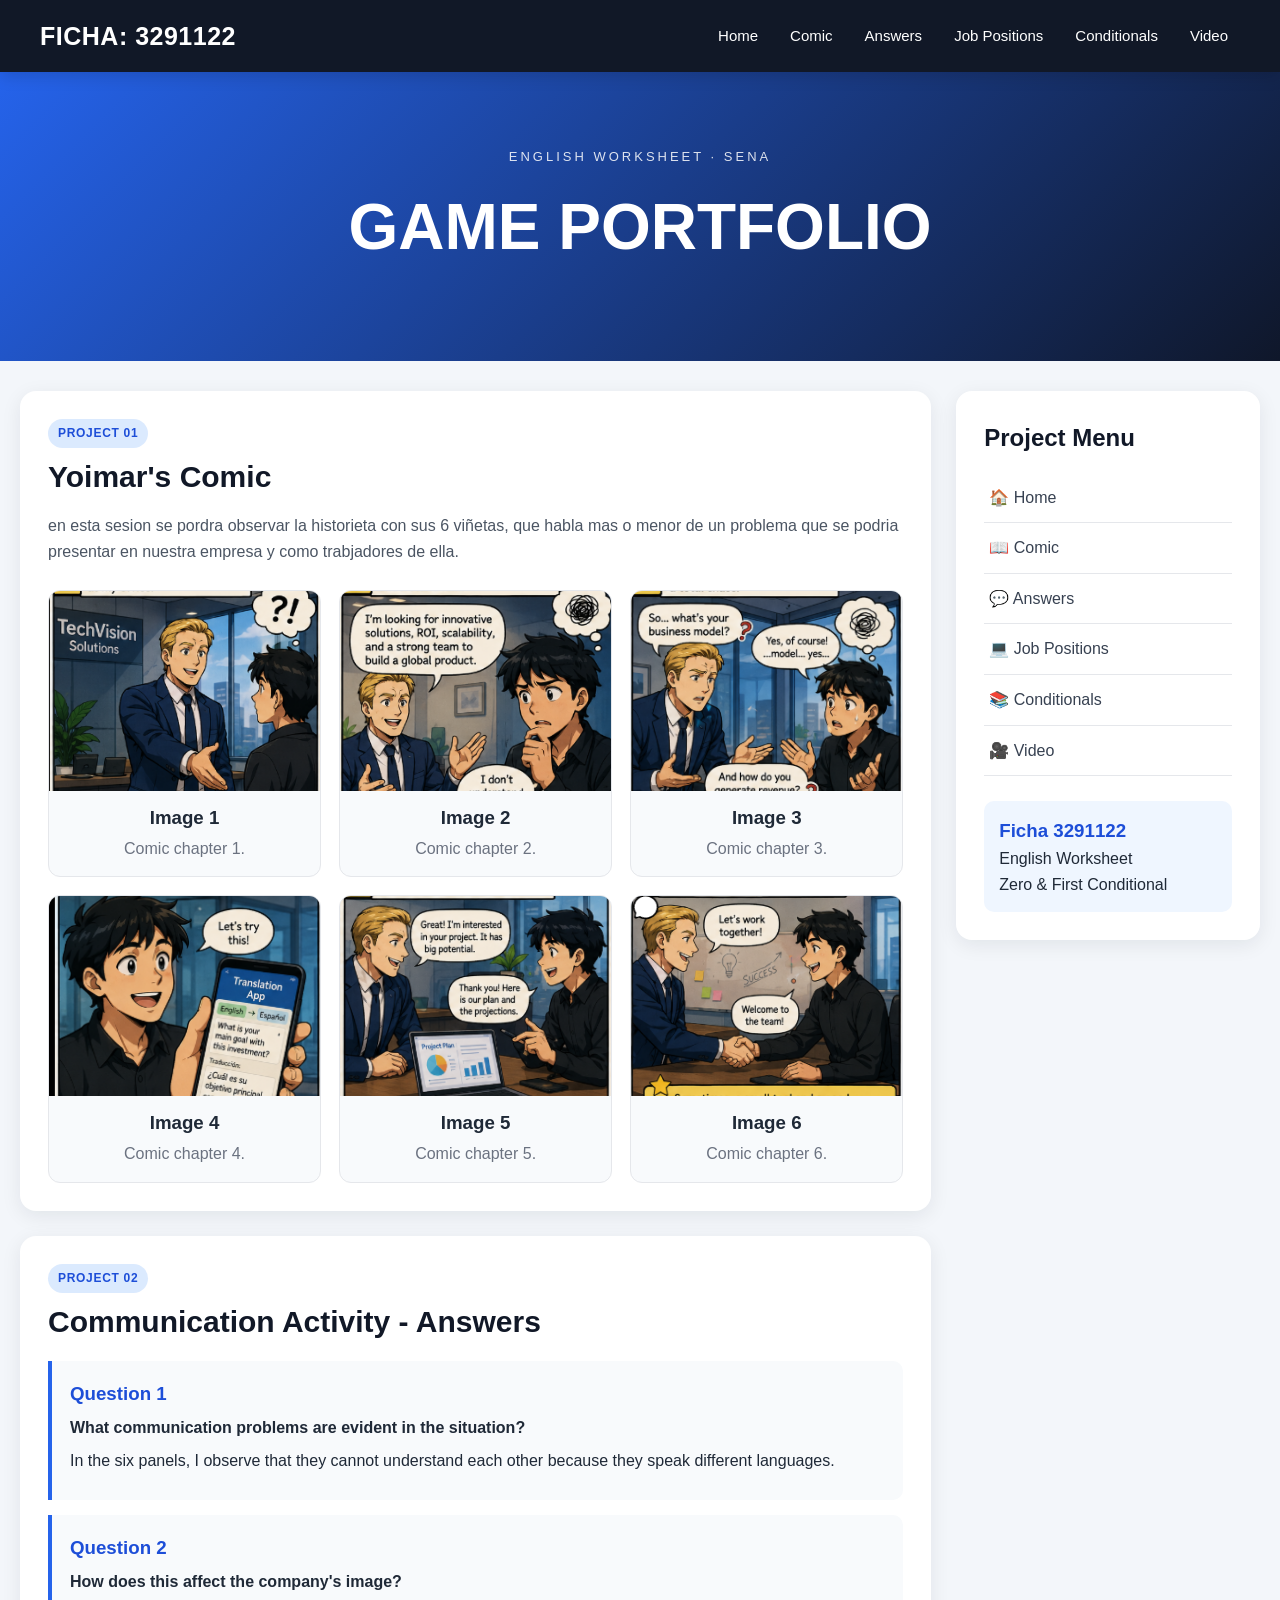
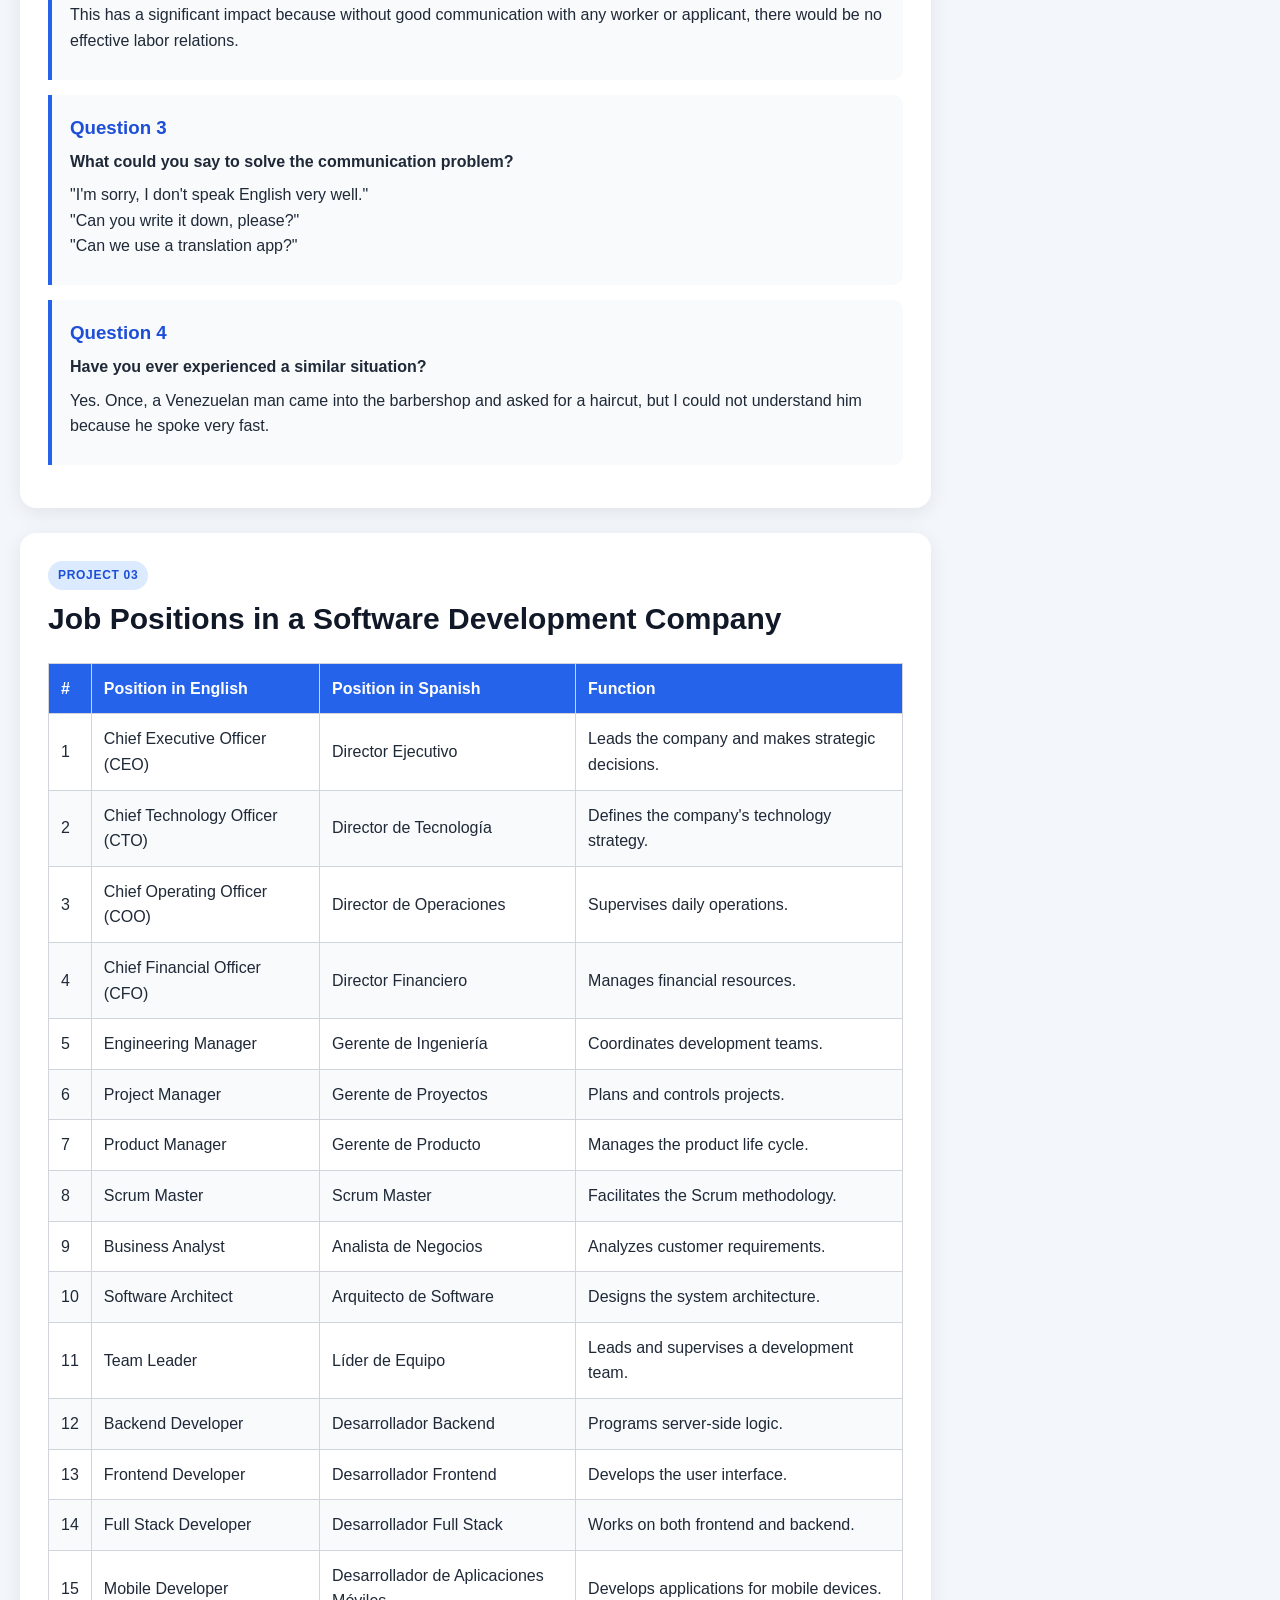
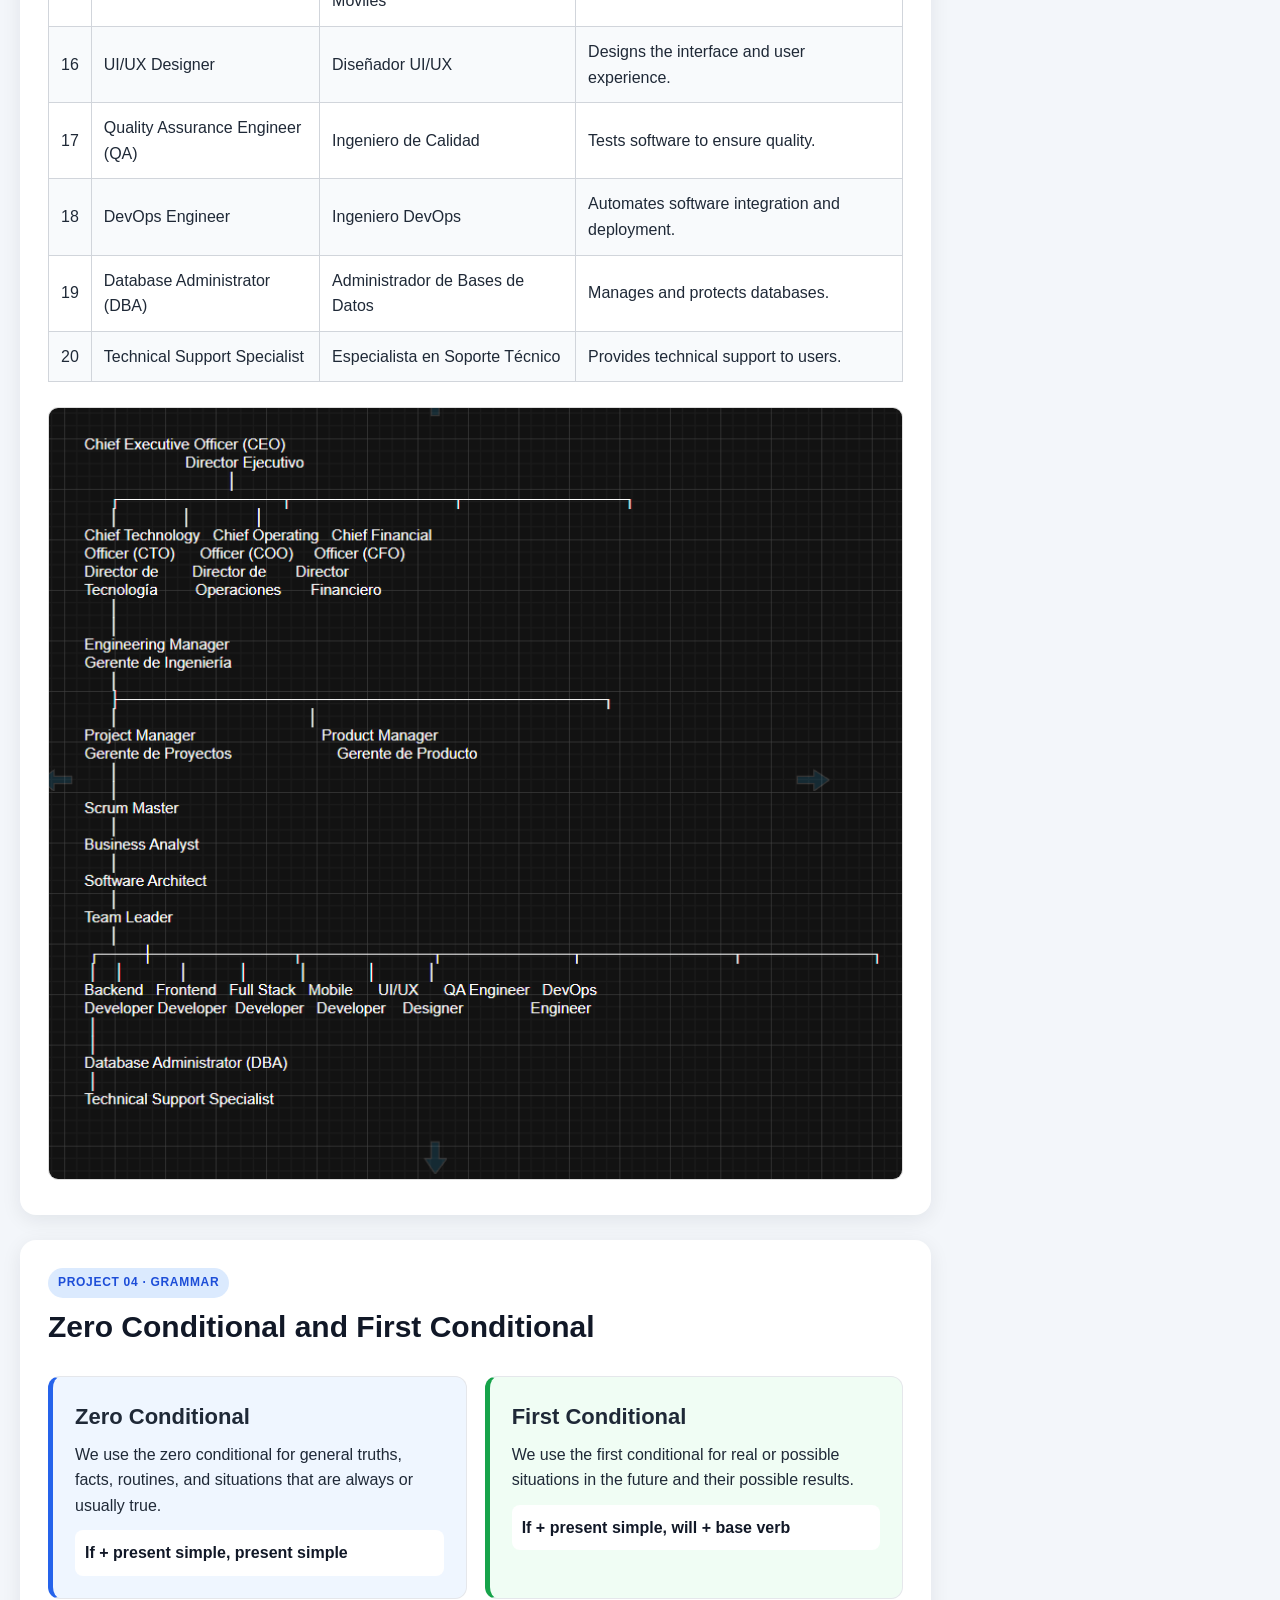
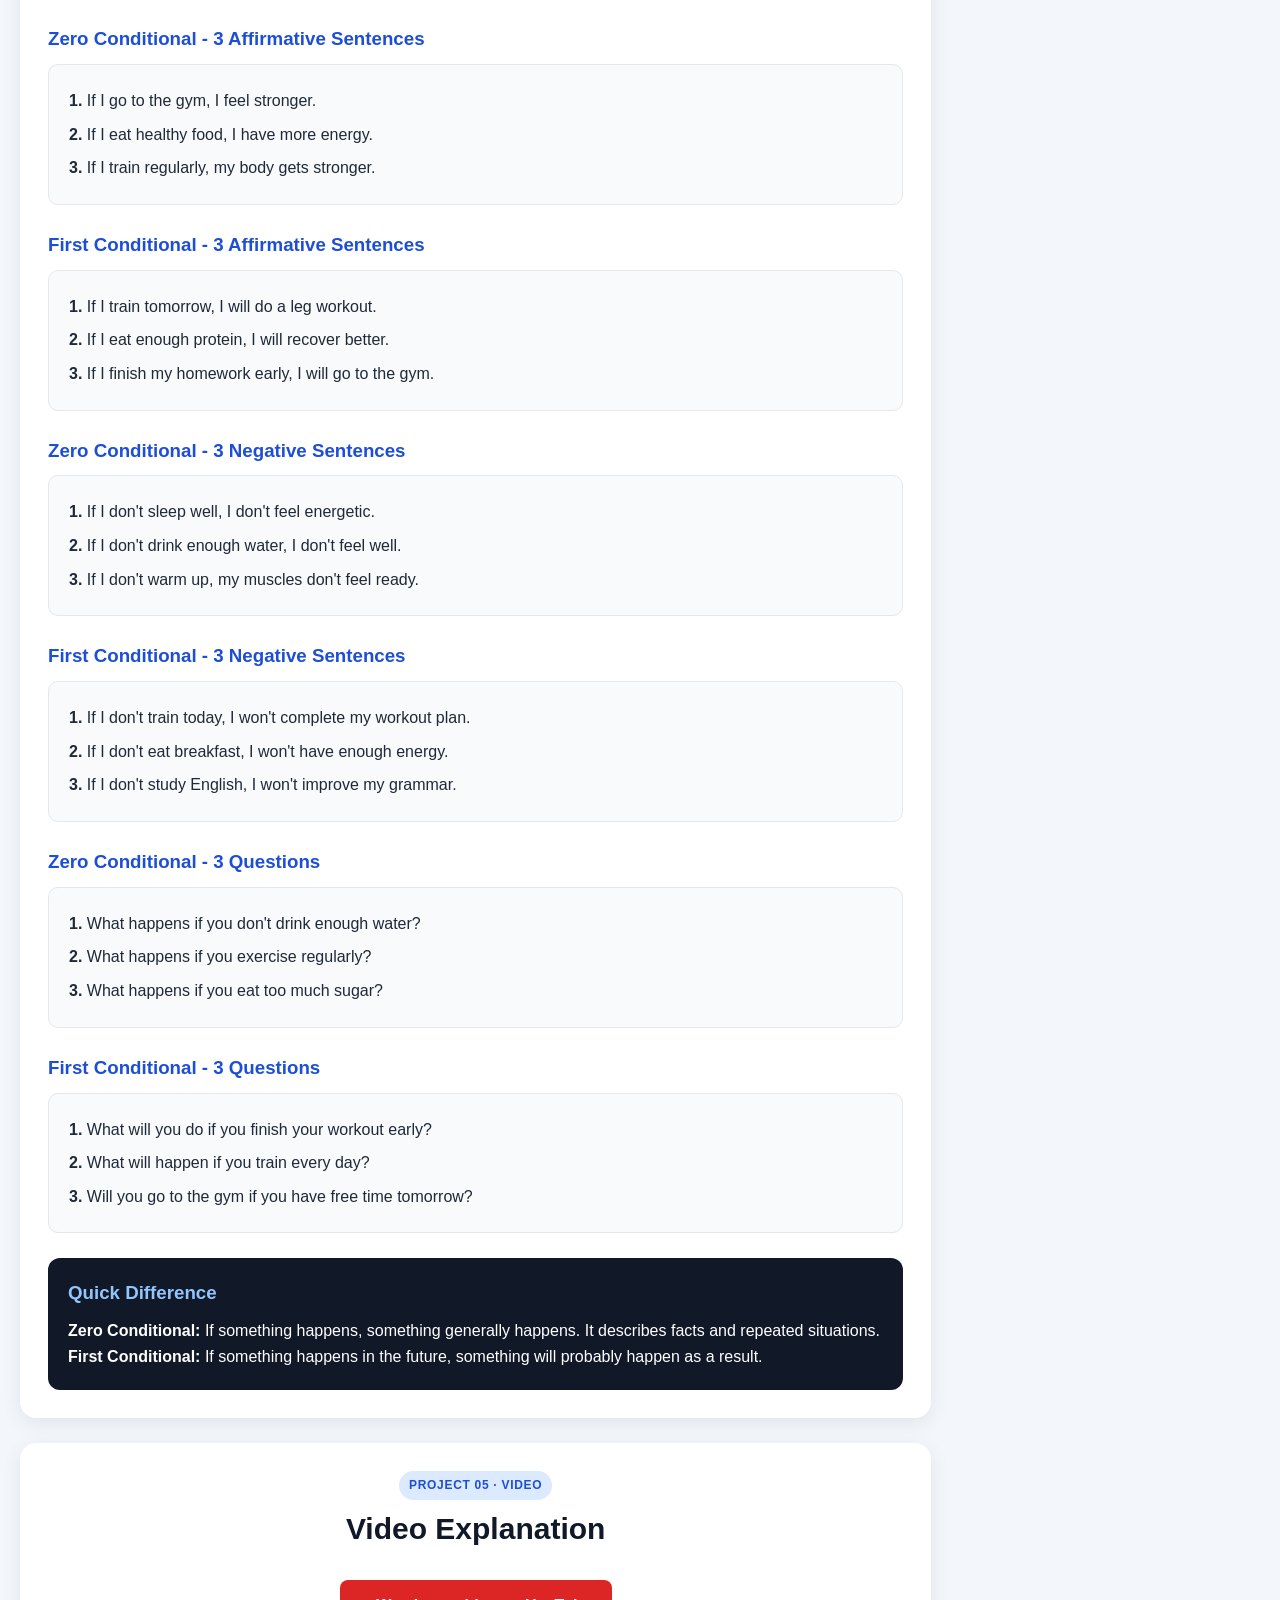
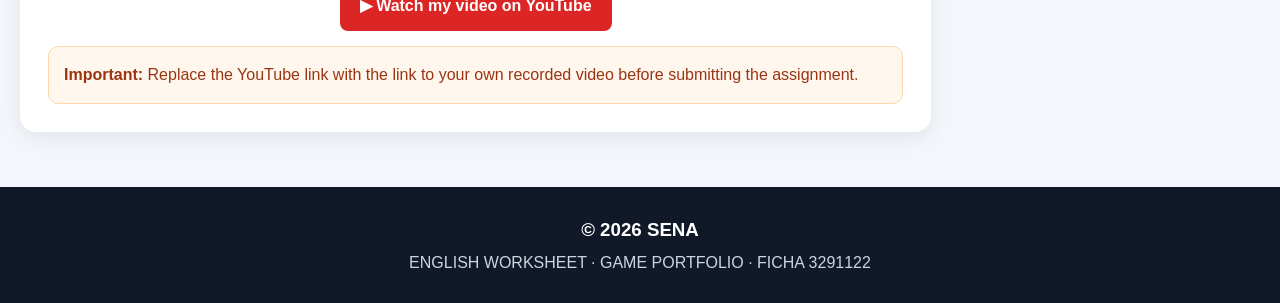
<file: index.html>
<!DOCTYPE html>
<html lang="en">

<head>
    <meta charset="UTF-8">
    <meta name="viewport" content="width=device-width, initial-scale=1.0">

    <title>GAME PORTFOLIO - Ficha 3291122</title>

    <link rel="stylesheet" href="estilos.css">
</head>

<body>

    <!-- ================= NAVBAR ================= -->

    <nav>

        <div class="logo">
            FICHA: 3291122
        </div>

        <ul>
            <li><a href="#inicio">Home</a></li>
            <li><a href="#historieta">Comic</a></li>
            <li><a href="#respuestas">Answers</a></li>
            <li><a href="#cargos">Job Positions</a></li>
            <li><a href="#conditionals">Conditionals</a></li>
            <li><a href="#video">Video</a></li>
        </ul>

    </nav>


    <!-- ================= HEADER ================= -->

    <header id="inicio" class="hero">

        <p class="eyebrow">
            ENGLISH WORKSHEET · SENA
        </p>

        <h1>
            GAME PORTFOLIO
        </h1>



    </header>


    <!-- ================= CONTENEDOR PRINCIPAL ================= -->

    <div class="contenedor">

        <main>


            <!-- ================= HISTORIETA ================= -->

            <section id="historieta" class="section-card">

                <span class="tag">
                    PROJECT 01
                </span>

                <h2>
                    Yoimar's Comic
                </h2>

                <p>
                    en esta sesion se pordra observar la historieta con sus  6 viñetas,
                    que habla mas o menor de un problema que se podria presentar
                    en nuestra empresa y como trabjadores de ella.
                </p>


                <div class="galeria">

                    <div class="tarjeta">

                        <img src="cap1.PNG" alt="Comic chapter 1">

                        <h3>
                            Image 1
                        </h3>

                        <p>
                            Comic chapter 1.
                        </p>

                    </div>


                    <div class="tarjeta">

                        <img src="Cap2.PNG" alt="Comic chapter 2">

                        <h3>
                            Image 2
                        </h3>

                        <p>
                            Comic chapter 2.
                        </p>

                    </div>


                    <div class="tarjeta">

                        <img src="cap.3.png" alt="Comic chapter 3">

                        <h3>
                            Image 3
                        </h3>

                        <p>
                            Comic chapter 3.
                        </p>

                    </div>


                    <div class="tarjeta">

                        <img src="Cap.4.png" alt="Comic chapter 4">

                        <h3>
                            Image 4
                        </h3>

                        <p>
                            Comic chapter 4.
                        </p>

                    </div>


                    <div class="tarjeta">

                        <img src="Cap.5 .png" alt="Comic chapter 5">

                        <h3>
                            Image 5
                        </h3>

                        <p>
                            Comic chapter 5.
                        </p>

                    </div>


                    <div class="tarjeta">

                        <img src="Cap.6.png" alt="Comic chapter 6">

                        <h3>
                            Image 6
                        </h3>

                        <p>
                            Comic chapter 6.
                        </p>

                    </div>

                </div>

            </section>



            <!-- ================= RESPUESTAS ================= -->

            <section id="respuestas" class="section-card">

                <span class="tag">
                    PROJECT 02
                </span>

                <h2>
                    Communication Activity - Answers
                </h2>


                <article class="answer">

                    <h3>
                        Question 1
                    </h3>

                    <p>
                        <strong>
                            What communication problems are evident in the situation?
                        </strong>
                    </p>

                    <p>
                        In the six panels, I observe that they cannot understand
                        each other because they speak different languages.
                    </p>

                </article>



                <article class="answer">

                    <h3>
                        Question 2
                    </h3>

                    <p>
                        <strong>
                            How does this affect the company's image?
                        </strong>
                    </p>

                    <p>
                        This has a significant impact because without good
                        communication with any worker or applicant, there would
                        be no effective labor relations.
                    </p>

                </article>



                <article class="answer">

                    <h3>
                        Question 3
                    </h3>

                    <p>
                        <strong>
                            What could you say to solve the communication problem?
                        </strong>
                    </p>

                    <p>
                        "I'm sorry, I don't speak English very well."
                        <br>

                        "Can you write it down, please?"
                        <br>

                        "Can we use a translation app?"
                    </p>

                </article>



                <article class="answer">

                    <h3>
                        Question 4
                    </h3>

                    <p>
                        <strong>
                            Have you ever experienced a similar situation?
                        </strong>
                    </p>

                    <p>
                        Yes. Once, a Venezuelan man came into the barbershop
                        and asked for a haircut, but I could not understand him
                        because he spoke very fast.
                    </p>

                </article>

            </section>



            <!-- ================= CARGOS ================= -->

            <section id="cargos" class="section-card">

                <span class="tag">
                    PROJECT 03
                </span>

                <h2>
                    Job Positions in a Software Development Company
                </h2>


                <div class="table-wrapper">

                    <table>

                        <thead>

                            <tr>

                                <th>#</th>

                                <th>
                                    Position in English
                                </th>

                                <th>
                                    Position in Spanish
                                </th>

                                <th>
                                    Function
                                </th>

                            </tr>

                        </thead>


                        <tbody>

                            <tr>
                                <td>1</td>
                                <td>Chief Executive Officer (CEO)</td>
                                <td>Director Ejecutivo</td>
                                <td>
                                    Leads the company and makes strategic decisions.
                                </td>
                            </tr>


                            <tr>
                                <td>2</td>
                                <td>Chief Technology Officer (CTO)</td>
                                <td>Director de Tecnología</td>
                                <td>
                                    Defines the company's technology strategy.
                                </td>
                            </tr>


                            <tr>
                                <td>3</td>
                                <td>Chief Operating Officer (COO)</td>
                                <td>Director de Operaciones</td>
                                <td>
                                    Supervises daily operations.
                                </td>
                            </tr>


                            <tr>
                                <td>4</td>
                                <td>Chief Financial Officer (CFO)</td>
                                <td>Director Financiero</td>
                                <td>
                                    Manages financial resources.
                                </td>
                            </tr>


                            <tr>
                                <td>5</td>
                                <td>Engineering Manager</td>
                                <td>Gerente de Ingeniería</td>
                                <td>
                                    Coordinates development teams.
                                </td>
                            </tr>


                            <tr>
                                <td>6</td>
                                <td>Project Manager</td>
                                <td>Gerente de Proyectos</td>
                                <td>
                                    Plans and controls projects.
                                </td>
                            </tr>


                            <tr>
                                <td>7</td>
                                <td>Product Manager</td>
                                <td>Gerente de Producto</td>
                                <td>
                                    Manages the product life cycle.
                                </td>
                            </tr>


                            <tr>
                                <td>8</td>
                                <td>Scrum Master</td>
                                <td>Scrum Master</td>
                                <td>
                                    Facilitates the Scrum methodology.
                                </td>
                            </tr>


                            <tr>
                                <td>9</td>
                                <td>Business Analyst</td>
                                <td>Analista de Negocios</td>
                                <td>
                                    Analyzes customer requirements.
                                </td>
                            </tr>


                            <tr>
                                <td>10</td>
                                <td>Software Architect</td>
                                <td>Arquitecto de Software</td>
                                <td>
                                    Designs the system architecture.
                                </td>
                            </tr>


                            <tr>
                                <td>11</td>
                                <td>Team Leader</td>
                                <td>Líder de Equipo</td>
                                <td>
                                    Leads and supervises a development team.
                                </td>
                            </tr>


                            <tr>
                                <td>12</td>
                                <td>Backend Developer</td>
                                <td>Desarrollador Backend</td>
                                <td>
                                    Programs server-side logic.
                                </td>
                            </tr>


                            <tr>
                                <td>13</td>
                                <td>Frontend Developer</td>
                                <td>Desarrollador Frontend</td>
                                <td>
                                    Develops the user interface.
                                </td>
                            </tr>


                            <tr>
                                <td>14</td>
                                <td>Full Stack Developer</td>
                                <td>Desarrollador Full Stack</td>
                                <td>
                                    Works on both frontend and backend.
                                </td>
                            </tr>


                            <tr>
                                <td>15</td>
                                <td>Mobile Developer</td>
                                <td>Desarrollador de Aplicaciones Móviles</td>
                                <td>
                                    Develops applications for mobile devices.
                                </td>
                            </tr>


                            <tr>
                                <td>16</td>
                                <td>UI/UX Designer</td>
                                <td>Diseñador UI/UX</td>
                                <td>
                                    Designs the interface and user experience.
                                </td>
                            </tr>


                            <tr>
                                <td>17</td>
                                <td>Quality Assurance Engineer (QA)</td>
                                <td>Ingeniero de Calidad</td>
                                <td>
                                    Tests software to ensure quality.
                                </td>
                            </tr>


                            <tr>
                                <td>18</td>
                                <td>DevOps Engineer</td>
                                <td>Ingeniero DevOps</td>
                                <td>
                                    Automates software integration and deployment.
                                </td>
                            </tr>


                            <tr>
                                <td>19</td>
                                <td>Database Administrator (DBA)</td>
                                <td>Administrador de Bases de Datos</td>
                                <td>
                                    Manages and protects databases.
                                </td>
                            </tr>


                            <tr>
                                <td>20</td>
                                <td>Technical Support Specialist</td>
                                <td>Especialista en Soporte Técnico</td>
                                <td>
                                    Provides technical support to users.
                                </td>
                            </tr>

                        </tbody>

                    </table>

                </div>


                <div class="organigrama-box">

                    <img
                        class="organigrama"
                        src="Captura de pantalla 2026-08-02 204125.png"
                        alt="Software development company organization chart"
                    >

                </div>

            </section>



            <!-- ================= CONDITIONALS ================= -->

            <section id="conditionals" class="section-card">

                <span class="tag">
                    PROJECT 04 · GRAMMAR
                </span>

                <h2>
                    Zero Conditional and First Conditional
                </h2>


                <div class="intro-grid">


                    <div class="info-box zero">

                        <h3>
                            Zero Conditional
                        </h3>

                        <p>
                            We use the zero conditional for general truths,
                            facts, routines, and situations that are always
                            or usually true.
                        </p>

                        <p class="formula">

                            <strong>
                                If + present simple, present simple
                            </strong>

                        </p>

                    </div>



                    <div class="info-box first">

                        <h3>
                            First Conditional
                        </h3>

                        <p>
                            We use the first conditional for real or possible
                            situations in the future and their possible results.
                        </p>

                        <p class="formula">

                            <strong>
                                If + present simple, will + base verb
                            </strong>

                        </p>

                    </div>

                </div>



                <!-- AFIRMATIVAS ZERO -->

                <h3 class="subheading">
                    Zero Conditional - 3 Affirmative Sentences
                </h3>

                <div class="examples">

                    <p>
                        <strong>1.</strong>
                        If I go to the gym, I feel stronger.
                    </p>

                    <p>
                        <strong>2.</strong>
                        If I eat healthy food, I have more energy.
                    </p>

                    <p>
                        <strong>3.</strong>
                        If I train regularly, my body gets stronger.
                    </p>

                </div>



                <!-- AFIRMATIVAS FIRST -->

                <h3 class="subheading">
                    First Conditional - 3 Affirmative Sentences
                </h3>

                <div class="examples">

                    <p>
                        <strong>1.</strong>
                        If I train tomorrow, I will do a leg workout.
                    </p>

                    <p>
                        <strong>2.</strong>
                        If I eat enough protein, I will recover better.
                    </p>

                    <p>
                        <strong>3.</strong>
                        If I finish my homework early, I will go to the gym.
                    </p>

                </div>



                <!-- NEGATIVAS ZERO -->

                <h3 class="subheading">
                    Zero Conditional - 3 Negative Sentences
                </h3>

                <div class="examples">

                    <p>
                        <strong>1.</strong>
                        If I don't sleep well, I don't feel energetic.
                    </p>

                    <p>
                        <strong>2.</strong>
                        If I don't drink enough water, I don't feel well.
                    </p>

                    <p>
                        <strong>3.</strong>
                        If I don't warm up, my muscles don't feel ready.
                    </p>

                </div>



                <!-- NEGATIVAS FIRST -->

                <h3 class="subheading">
                    First Conditional - 3 Negative Sentences
                </h3>

                <div class="examples">

                    <p>
                        <strong>1.</strong>
                        If I don't train today, I won't complete my workout plan.
                    </p>

                    <p>
                        <strong>2.</strong>
                        If I don't eat breakfast, I won't have enough energy.
                    </p>

                    <p>
                        <strong>3.</strong>
                        If I don't study English, I won't improve my grammar.
                    </p>

                </div>



                <!-- PREGUNTAS ZERO -->

                <h3 class="subheading">
                    Zero Conditional - 3 Questions
                </h3>

                <div class="examples">

                    <p>
                        <strong>1.</strong>
                        What happens if you don't drink enough water?
                    </p>

                    <p>
                        <strong>2.</strong>
                        What happens if you exercise regularly?
                    </p>

                    <p>
                        <strong>3.</strong>
                        What happens if you eat too much sugar?
                    </p>

                </div>



                <!-- PREGUNTAS FIRST -->

                <h3 class="subheading">
                    First Conditional - 3 Questions
                </h3>

                <div class="examples">

                    <p>
                        <strong>1.</strong>
                        What will you do if you finish your workout early?
                    </p>

                    <p>
                        <strong>2.</strong>
                        What will happen if you train every day?
                    </p>

                    <p>
                        <strong>3.</strong>
                        Will you go to the gym if you have free time tomorrow?
                    </p>

                </div>



                <!-- DIFERENCIA -->

                <div class="comparison">

                    <h3>
                        Quick Difference
                    </h3>

                    <p>
                        <strong>Zero Conditional:</strong>
                        If something happens, something generally happens.
                        It describes facts and repeated situations.
                    </p>

                    <p>
                        <strong>First Conditional:</strong>
                        If something happens in the future, something will
                        probably happen as a result.
                    </p>

                </div>

            </section>



            <!-- ================= VIDEO ================= -->

            <section id="video" class="section-card video-section">

                <span class="tag">
                    PROJECT 05 · VIDEO
                </span>

                <h2>
                    Video Explanation
                </h2>

                <!-- CAMBIA ESTE ENLACE POR TU VIDEO -->

                <a
                    class="video-button"
                    href="https://youtu.be/36EDPXDX2Kw"
                    target="_blank"
                >
                    ▶ Watch my video on YouTube
                </a>


                <div class="notice">

                    <strong>
                        Important:
                    </strong>

                    Replace the YouTube link with the link to your own
                    recorded video before submitting the assignment.

                </div>

            </section>

        </main>



        <!-- ================= SIDEBAR ================= -->

        <aside>

            <h2>
                Project Menu
            </h2>

            <ul>

                <li>
                    <a href="#inicio">
                        🏠 Home
                    </a>
                </li>

                <li>
                    <a href="#historieta">
                        📖 Comic
                    </a>
                </li>

                <li>
                    <a href="#respuestas">
                        💬 Answers
                    </a>
                </li>

                <li>
                    <a href="#cargos">
                        💻 Job Positions
                    </a>
                </li>

                <li>
                    <a href="#conditionals">
                        📚 Conditionals
                    </a>
                </li>

                <li>
                    <a href="#video">
                        🎥 Video
                    </a>
                </li>

            </ul>


            <div class="sidebar-note">

                <h3>
                    Ficha 3291122
                </h3>

                <p>
                    English Worksheet
                </p>

                <p>
                    Zero & First Conditional
                </p>

            </div>

        </aside>

    </div>



    <!-- ================= FOOTER ================= -->

    <footer>

        <h3>
            © 2026 SENA
        </h3>

        <p>
            ENGLISH WORKSHEET · GAME PORTFOLIO · FICHA 3291122
        </p>

    </footer>


</body>

</html>
</file>
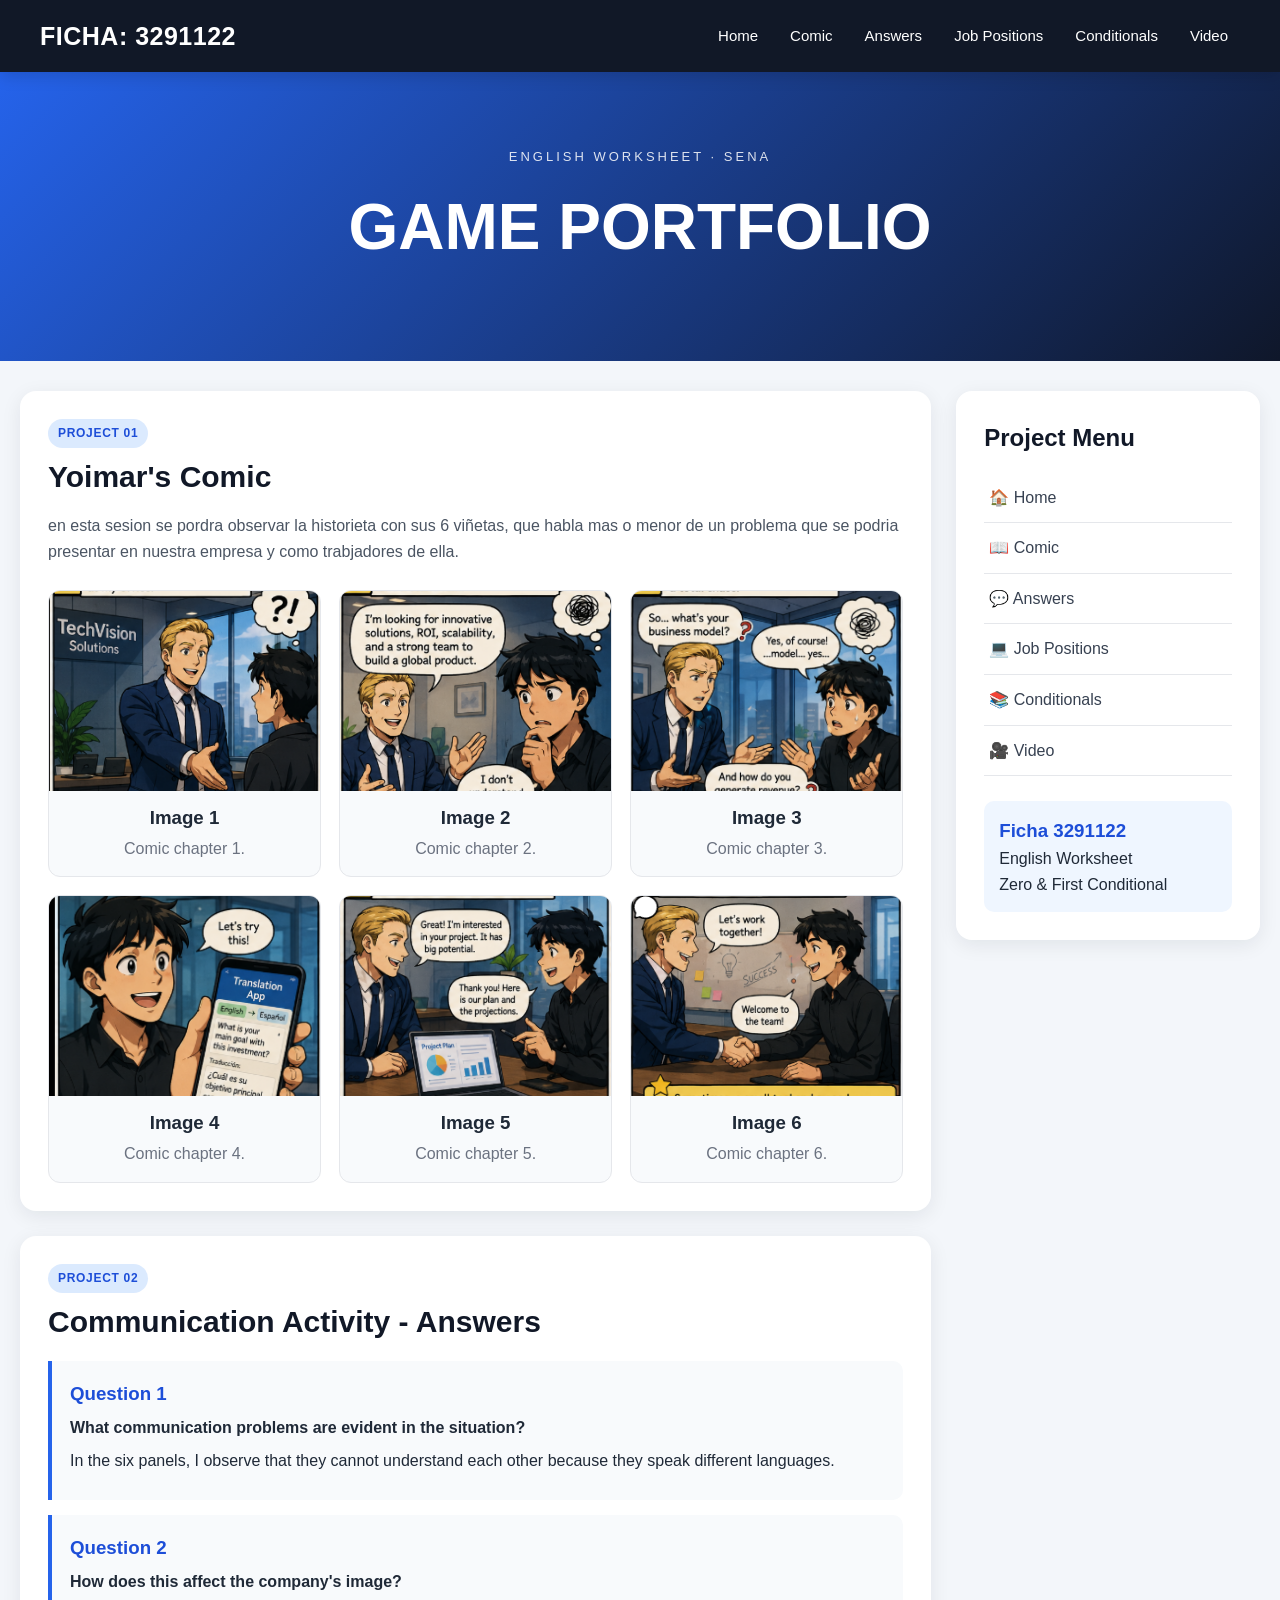
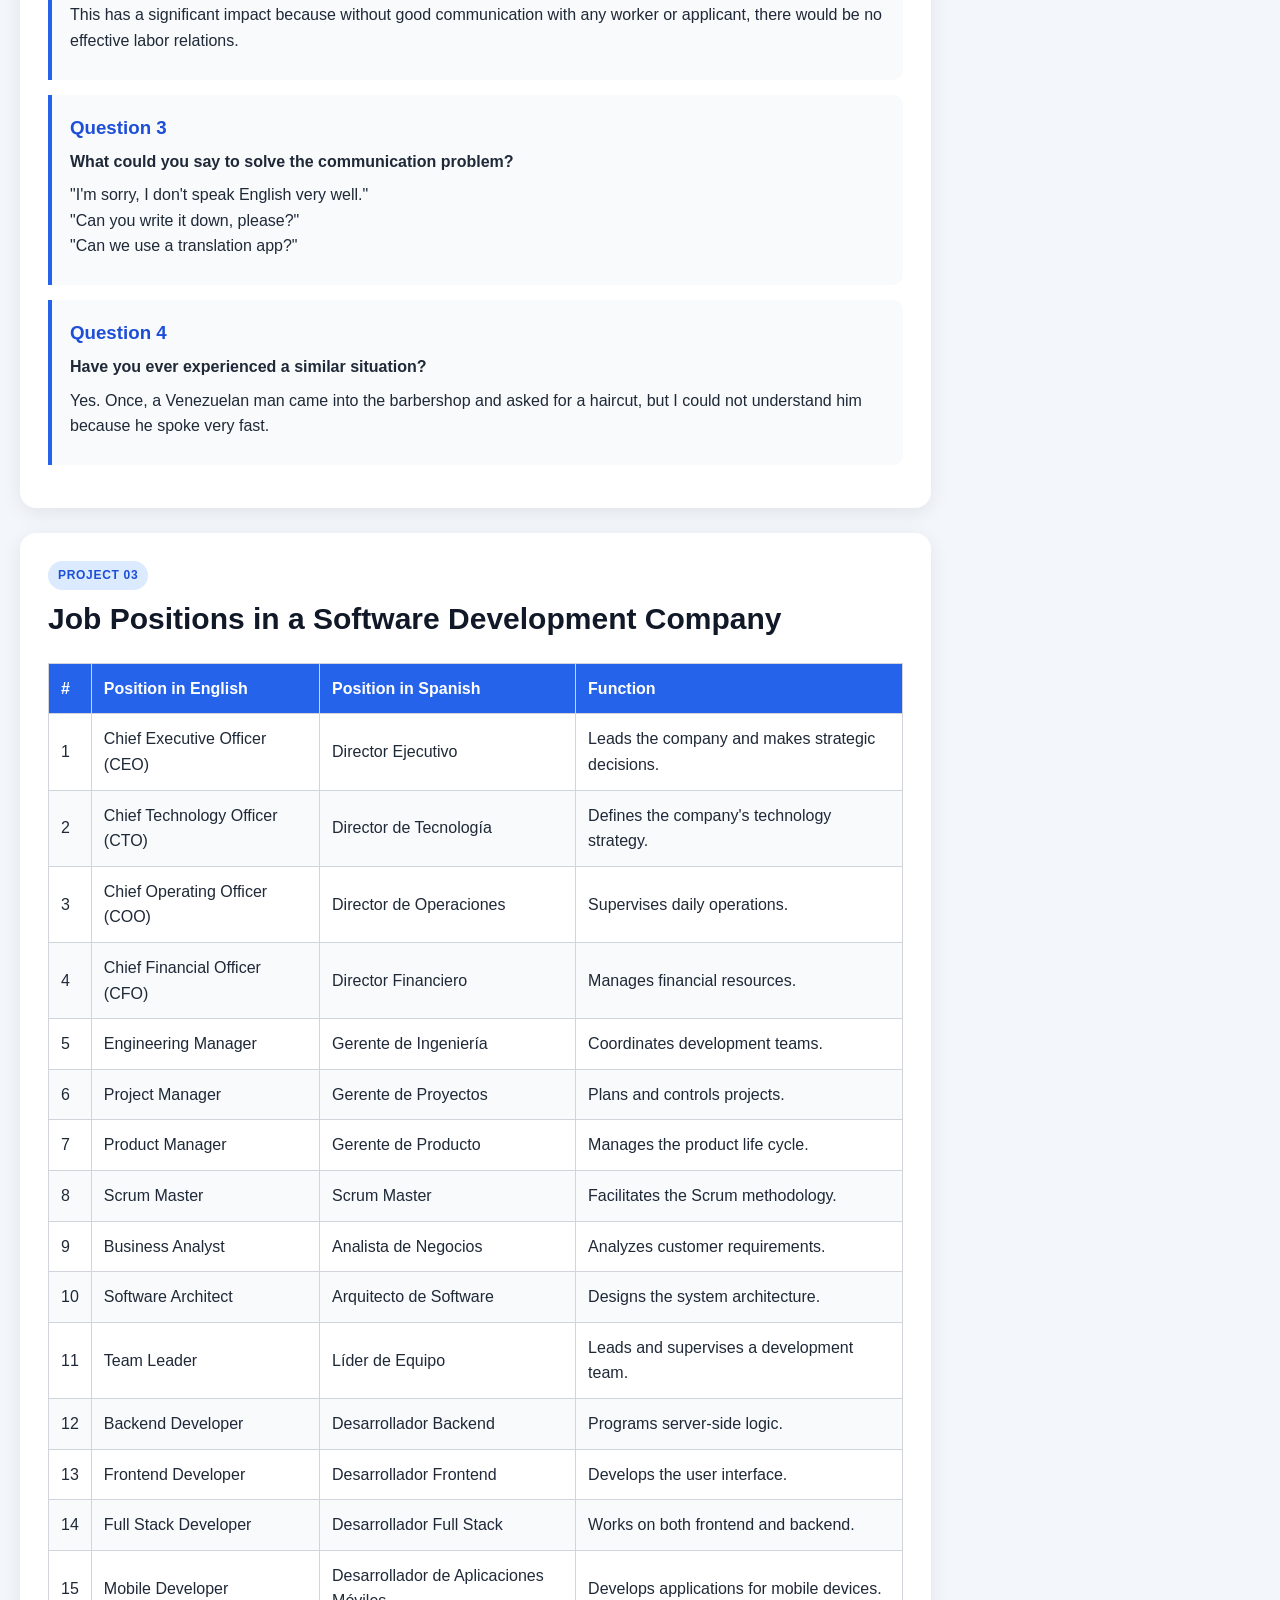
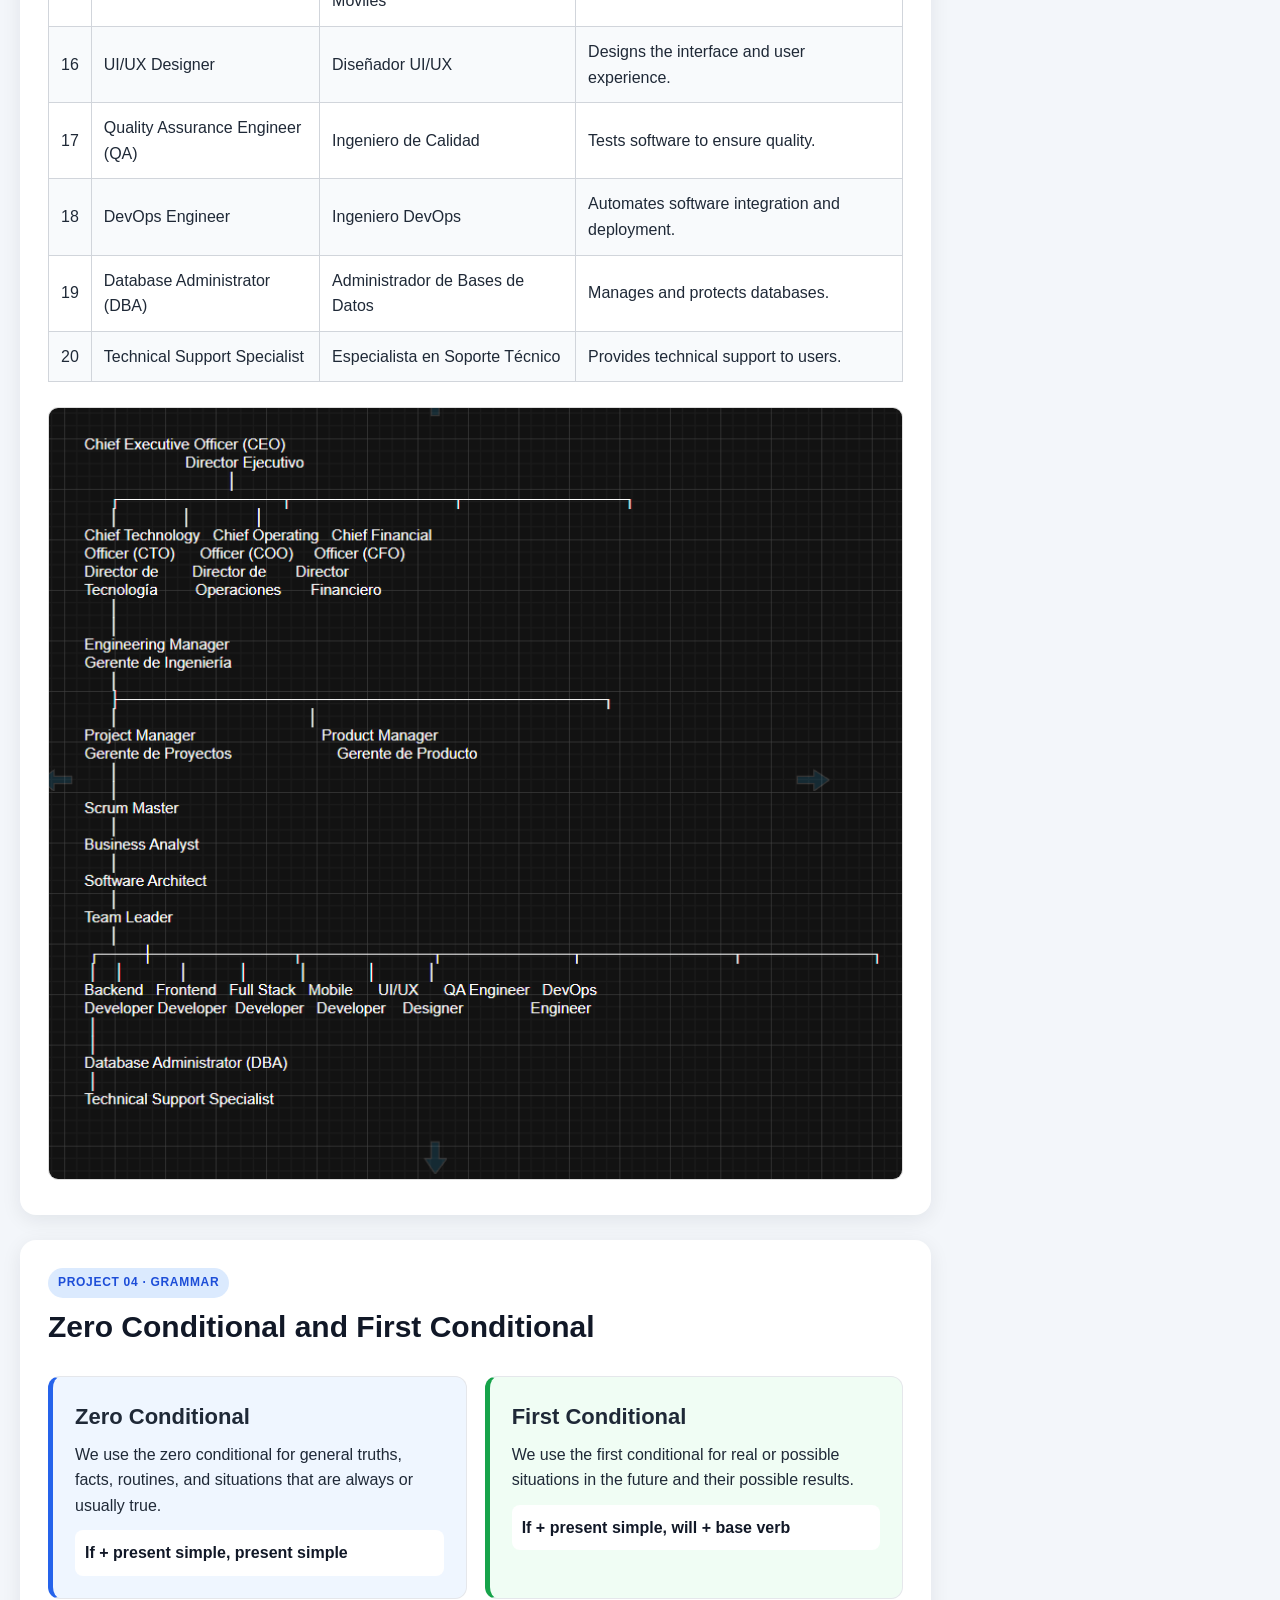
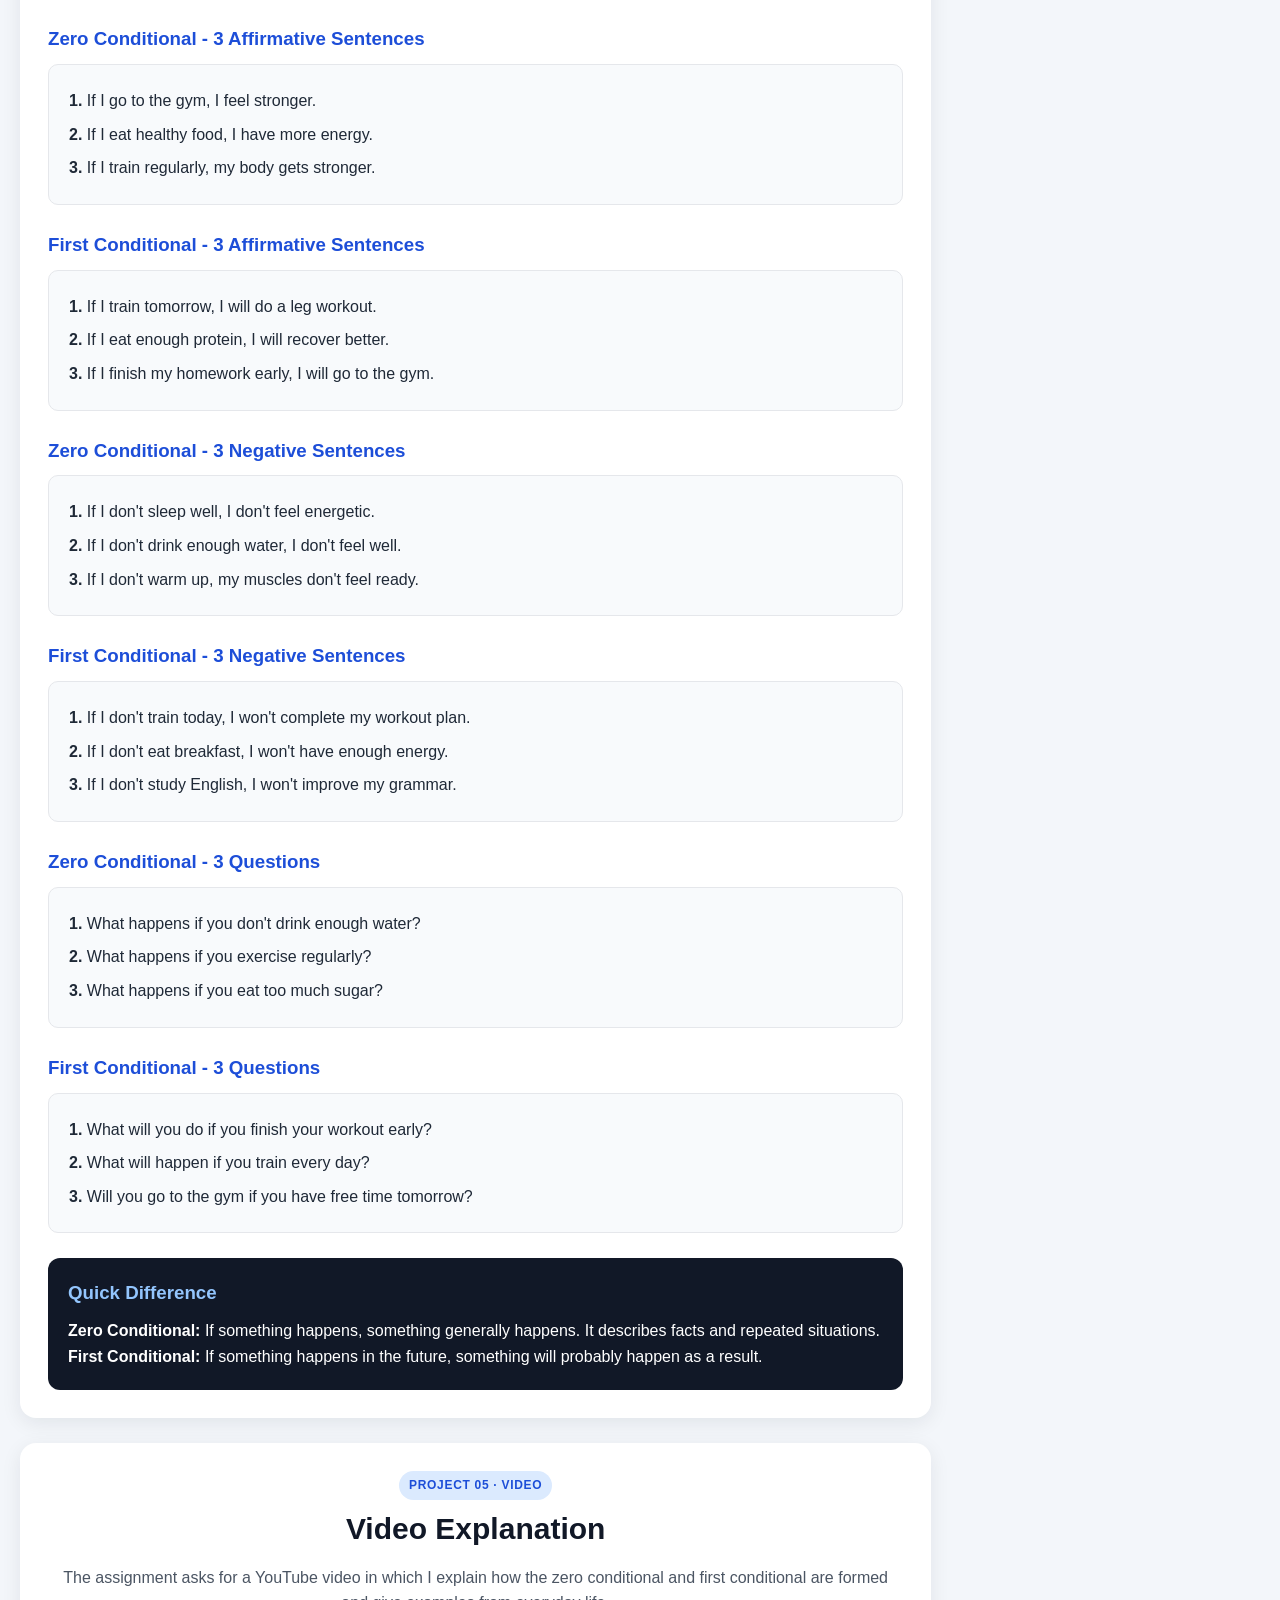
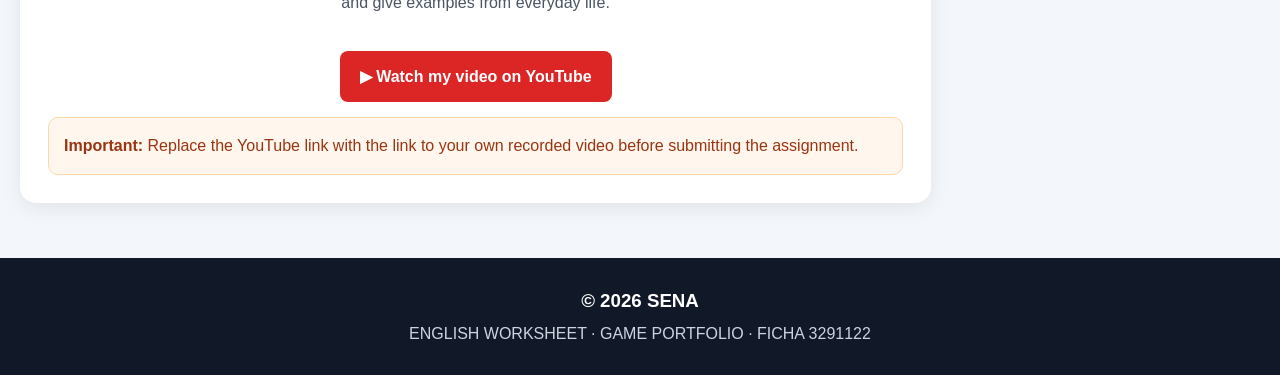
<file: historieta.html>
<!DOCTYPE html>
<html lang="en">

<head>
    <meta charset="UTF-8">
    <meta name="viewport" content="width=device-width, initial-scale=1.0">

    <title>GAME PORTFOLIO - Ficha 3291122</title>

    <link rel="stylesheet" href="estilos.css">
</head>

<body>

    <!-- ================= NAVBAR ================= -->

    <nav>

        <div class="logo">
            FICHA: 3291122
        </div>

        <ul>
            <li><a href="#inicio">Home</a></li>
            <li><a href="#historieta">Comic</a></li>
            <li><a href="#respuestas">Answers</a></li>
            <li><a href="#cargos">Job Positions</a></li>
            <li><a href="#conditionals">Conditionals</a></li>
            <li><a href="#video">Video</a></li>
        </ul>

    </nav>


    <!-- ================= HEADER ================= -->

    <header id="inicio" class="hero">

        <p class="eyebrow">
            ENGLISH WORKSHEET · SENA
        </p>

        <h1>
            GAME PORTFOLIO
        </h1>



    </header>


    <!-- ================= CONTENEDOR PRINCIPAL ================= -->

    <div class="contenedor">

        <main>


            <!-- ================= HISTORIETA ================= -->

            <section id="historieta" class="section-card">

                <span class="tag">
                    PROJECT 01
                </span>

                <h2>
                    Yoimar's Comic
                </h2>

                <p>
                    en esta sesion se pordra observar la historieta con sus  6 viñetas,
                    que habla mas o menor de un problema que se podria presentar
                    en nuestra empresa y como trabjadores de ella.
                </p>


                <div class="galeria">

                    <div class="tarjeta">

                        <img src="cap1.PNG" alt="Comic chapter 1">

                        <h3>
                            Image 1
                        </h3>

                        <p>
                            Comic chapter 1.
                        </p>

                    </div>


                    <div class="tarjeta">

                        <img src="Cap2.PNG" alt="Comic chapter 2">

                        <h3>
                            Image 2
                        </h3>

                        <p>
                            Comic chapter 2.
                        </p>

                    </div>


                    <div class="tarjeta">

                        <img src="cap.3.png" alt="Comic chapter 3">

                        <h3>
                            Image 3
                        </h3>

                        <p>
                            Comic chapter 3.
                        </p>

                    </div>


                    <div class="tarjeta">

                        <img src="Cap.4.png" alt="Comic chapter 4">

                        <h3>
                            Image 4
                        </h3>

                        <p>
                            Comic chapter 4.
                        </p>

                    </div>


                    <div class="tarjeta">

                        <img src="Cap.5 .png" alt="Comic chapter 5">

                        <h3>
                            Image 5
                        </h3>

                        <p>
                            Comic chapter 5.
                        </p>

                    </div>


                    <div class="tarjeta">

                        <img src="Cap.6.png" alt="Comic chapter 6">

                        <h3>
                            Image 6
                        </h3>

                        <p>
                            Comic chapter 6.
                        </p>

                    </div>

                </div>

            </section>



            <!-- ================= RESPUESTAS ================= -->

            <section id="respuestas" class="section-card">

                <span class="tag">
                    PROJECT 02
                </span>

                <h2>
                    Communication Activity - Answers
                </h2>


                <article class="answer">

                    <h3>
                        Question 1
                    </h3>

                    <p>
                        <strong>
                            What communication problems are evident in the situation?
                        </strong>
                    </p>

                    <p>
                        In the six panels, I observe that they cannot understand
                        each other because they speak different languages.
                    </p>

                </article>



                <article class="answer">

                    <h3>
                        Question 2
                    </h3>

                    <p>
                        <strong>
                            How does this affect the company's image?
                        </strong>
                    </p>

                    <p>
                        This has a significant impact because without good
                        communication with any worker or applicant, there would
                        be no effective labor relations.
                    </p>

                </article>



                <article class="answer">

                    <h3>
                        Question 3
                    </h3>

                    <p>
                        <strong>
                            What could you say to solve the communication problem?
                        </strong>
                    </p>

                    <p>
                        "I'm sorry, I don't speak English very well."
                        <br>

                        "Can you write it down, please?"
                        <br>

                        "Can we use a translation app?"
                    </p>

                </article>



                <article class="answer">

                    <h3>
                        Question 4
                    </h3>

                    <p>
                        <strong>
                            Have you ever experienced a similar situation?
                        </strong>
                    </p>

                    <p>
                        Yes. Once, a Venezuelan man came into the barbershop
                        and asked for a haircut, but I could not understand him
                        because he spoke very fast.
                    </p>

                </article>

            </section>



            <!-- ================= CARGOS ================= -->

            <section id="cargos" class="section-card">

                <span class="tag">
                    PROJECT 03
                </span>

                <h2>
                    Job Positions in a Software Development Company
                </h2>


                <div class="table-wrapper">

                    <table>

                        <thead>

                            <tr>

                                <th>#</th>

                                <th>
                                    Position in English
                                </th>

                                <th>
                                    Position in Spanish
                                </th>

                                <th>
                                    Function
                                </th>

                            </tr>

                        </thead>


                        <tbody>

                            <tr>
                                <td>1</td>
                                <td>Chief Executive Officer (CEO)</td>
                                <td>Director Ejecutivo</td>
                                <td>
                                    Leads the company and makes strategic decisions.
                                </td>
                            </tr>


                            <tr>
                                <td>2</td>
                                <td>Chief Technology Officer (CTO)</td>
                                <td>Director de Tecnología</td>
                                <td>
                                    Defines the company's technology strategy.
                                </td>
                            </tr>


                            <tr>
                                <td>3</td>
                                <td>Chief Operating Officer (COO)</td>
                                <td>Director de Operaciones</td>
                                <td>
                                    Supervises daily operations.
                                </td>
                            </tr>


                            <tr>
                                <td>4</td>
                                <td>Chief Financial Officer (CFO)</td>
                                <td>Director Financiero</td>
                                <td>
                                    Manages financial resources.
                                </td>
                            </tr>


                            <tr>
                                <td>5</td>
                                <td>Engineering Manager</td>
                                <td>Gerente de Ingeniería</td>
                                <td>
                                    Coordinates development teams.
                                </td>
                            </tr>


                            <tr>
                                <td>6</td>
                                <td>Project Manager</td>
                                <td>Gerente de Proyectos</td>
                                <td>
                                    Plans and controls projects.
                                </td>
                            </tr>


                            <tr>
                                <td>7</td>
                                <td>Product Manager</td>
                                <td>Gerente de Producto</td>
                                <td>
                                    Manages the product life cycle.
                                </td>
                            </tr>


                            <tr>
                                <td>8</td>
                                <td>Scrum Master</td>
                                <td>Scrum Master</td>
                                <td>
                                    Facilitates the Scrum methodology.
                                </td>
                            </tr>


                            <tr>
                                <td>9</td>
                                <td>Business Analyst</td>
                                <td>Analista de Negocios</td>
                                <td>
                                    Analyzes customer requirements.
                                </td>
                            </tr>


                            <tr>
                                <td>10</td>
                                <td>Software Architect</td>
                                <td>Arquitecto de Software</td>
                                <td>
                                    Designs the system architecture.
                                </td>
                            </tr>


                            <tr>
                                <td>11</td>
                                <td>Team Leader</td>
                                <td>Líder de Equipo</td>
                                <td>
                                    Leads and supervises a development team.
                                </td>
                            </tr>


                            <tr>
                                <td>12</td>
                                <td>Backend Developer</td>
                                <td>Desarrollador Backend</td>
                                <td>
                                    Programs server-side logic.
                                </td>
                            </tr>


                            <tr>
                                <td>13</td>
                                <td>Frontend Developer</td>
                                <td>Desarrollador Frontend</td>
                                <td>
                                    Develops the user interface.
                                </td>
                            </tr>


                            <tr>
                                <td>14</td>
                                <td>Full Stack Developer</td>
                                <td>Desarrollador Full Stack</td>
                                <td>
                                    Works on both frontend and backend.
                                </td>
                            </tr>


                            <tr>
                                <td>15</td>
                                <td>Mobile Developer</td>
                                <td>Desarrollador de Aplicaciones Móviles</td>
                                <td>
                                    Develops applications for mobile devices.
                                </td>
                            </tr>


                            <tr>
                                <td>16</td>
                                <td>UI/UX Designer</td>
                                <td>Diseñador UI/UX</td>
                                <td>
                                    Designs the interface and user experience.
                                </td>
                            </tr>


                            <tr>
                                <td>17</td>
                                <td>Quality Assurance Engineer (QA)</td>
                                <td>Ingeniero de Calidad</td>
                                <td>
                                    Tests software to ensure quality.
                                </td>
                            </tr>


                            <tr>
                                <td>18</td>
                                <td>DevOps Engineer</td>
                                <td>Ingeniero DevOps</td>
                                <td>
                                    Automates software integration and deployment.
                                </td>
                            </tr>


                            <tr>
                                <td>19</td>
                                <td>Database Administrator (DBA)</td>
                                <td>Administrador de Bases de Datos</td>
                                <td>
                                    Manages and protects databases.
                                </td>
                            </tr>


                            <tr>
                                <td>20</td>
                                <td>Technical Support Specialist</td>
                                <td>Especialista en Soporte Técnico</td>
                                <td>
                                    Provides technical support to users.
                                </td>
                            </tr>

                        </tbody>

                    </table>

                </div>


                <div class="organigrama-box">

                    <img
                        class="organigrama"
                        src="Captura de pantalla 2026-08-02 204125.png"
                        alt="Software development company organization chart"
                    >

                </div>

            </section>



            <!-- ================= CONDITIONALS ================= -->

            <section id="conditionals" class="section-card">

                <span class="tag">
                    PROJECT 04 · GRAMMAR
                </span>

                <h2>
                    Zero Conditional and First Conditional
                </h2>


                <div class="intro-grid">


                    <div class="info-box zero">

                        <h3>
                            Zero Conditional
                        </h3>

                        <p>
                            We use the zero conditional for general truths,
                            facts, routines, and situations that are always
                            or usually true.
                        </p>

                        <p class="formula">

                            <strong>
                                If + present simple, present simple
                            </strong>

                        </p>

                    </div>



                    <div class="info-box first">

                        <h3>
                            First Conditional
                        </h3>

                        <p>
                            We use the first conditional for real or possible
                            situations in the future and their possible results.
                        </p>

                        <p class="formula">

                            <strong>
                                If + present simple, will + base verb
                            </strong>

                        </p>

                    </div>

                </div>



                <!-- AFIRMATIVAS ZERO -->

                <h3 class="subheading">
                    Zero Conditional - 3 Affirmative Sentences
                </h3>

                <div class="examples">

                    <p>
                        <strong>1.</strong>
                        If I go to the gym, I feel stronger.
                    </p>

                    <p>
                        <strong>2.</strong>
                        If I eat healthy food, I have more energy.
                    </p>

                    <p>
                        <strong>3.</strong>
                        If I train regularly, my body gets stronger.
                    </p>

                </div>



                <!-- AFIRMATIVAS FIRST -->

                <h3 class="subheading">
                    First Conditional - 3 Affirmative Sentences
                </h3>

                <div class="examples">

                    <p>
                        <strong>1.</strong>
                        If I train tomorrow, I will do a leg workout.
                    </p>

                    <p>
                        <strong>2.</strong>
                        If I eat enough protein, I will recover better.
                    </p>

                    <p>
                        <strong>3.</strong>
                        If I finish my homework early, I will go to the gym.
                    </p>

                </div>



                <!-- NEGATIVAS ZERO -->

                <h3 class="subheading">
                    Zero Conditional - 3 Negative Sentences
                </h3>

                <div class="examples">

                    <p>
                        <strong>1.</strong>
                        If I don't sleep well, I don't feel energetic.
                    </p>

                    <p>
                        <strong>2.</strong>
                        If I don't drink enough water, I don't feel well.
                    </p>

                    <p>
                        <strong>3.</strong>
                        If I don't warm up, my muscles don't feel ready.
                    </p>

                </div>



                <!-- NEGATIVAS FIRST -->

                <h3 class="subheading">
                    First Conditional - 3 Negative Sentences
                </h3>

                <div class="examples">

                    <p>
                        <strong>1.</strong>
                        If I don't train today, I won't complete my workout plan.
                    </p>

                    <p>
                        <strong>2.</strong>
                        If I don't eat breakfast, I won't have enough energy.
                    </p>

                    <p>
                        <strong>3.</strong>
                        If I don't study English, I won't improve my grammar.
                    </p>

                </div>



                <!-- PREGUNTAS ZERO -->

                <h3 class="subheading">
                    Zero Conditional - 3 Questions
                </h3>

                <div class="examples">

                    <p>
                        <strong>1.</strong>
                        What happens if you don't drink enough water?
                    </p>

                    <p>
                        <strong>2.</strong>
                        What happens if you exercise regularly?
                    </p>

                    <p>
                        <strong>3.</strong>
                        What happens if you eat too much sugar?
                    </p>

                </div>



                <!-- PREGUNTAS FIRST -->

                <h3 class="subheading">
                    First Conditional - 3 Questions
                </h3>

                <div class="examples">

                    <p>
                        <strong>1.</strong>
                        What will you do if you finish your workout early?
                    </p>

                    <p>
                        <strong>2.</strong>
                        What will happen if you train every day?
                    </p>

                    <p>
                        <strong>3.</strong>
                        Will you go to the gym if you have free time tomorrow?
                    </p>

                </div>



                <!-- DIFERENCIA -->

                <div class="comparison">

                    <h3>
                        Quick Difference
                    </h3>

                    <p>
                        <strong>Zero Conditional:</strong>
                        If something happens, something generally happens.
                        It describes facts and repeated situations.
                    </p>

                    <p>
                        <strong>First Conditional:</strong>
                        If something happens in the future, something will
                        probably happen as a result.
                    </p>

                </div>

            </section>



            <!-- ================= VIDEO ================= -->

            <section id="video" class="section-card video-section">

                <span class="tag">
                    PROJECT 05 · VIDEO
                </span>

                <h2>
                    Video Explanation
                </h2>

                <p>
                    The assignment asks for a YouTube video in which I explain
                    how the zero conditional and first conditional are formed
                    and give examples from everyday life.
                </p>


                <!-- CAMBIA ESTE ENLACE POR TU VIDEO -->

                <a
                    class="video-button"
                    href="https://youtu.be/36EDPXDX2Kw"
                    target="_blank"
                >
                    ▶ Watch my video on YouTube
                </a>


                <div class="notice">

                    <strong>
                        Important:
                    </strong>

                    Replace the YouTube link with the link to your own
                    recorded video before submitting the assignment.

                </div>

            </section>

        </main>



        <!-- ================= SIDEBAR ================= -->

        <aside>

            <h2>
                Project Menu
            </h2>

            <ul>

                <li>
                    <a href="#inicio">
                        🏠 Home
                    </a>
                </li>

                <li>
                    <a href="#historieta">
                        📖 Comic
                    </a>
                </li>

                <li>
                    <a href="#respuestas">
                        💬 Answers
                    </a>
                </li>

                <li>
                    <a href="#cargos">
                        💻 Job Positions
                    </a>
                </li>

                <li>
                    <a href="#conditionals">
                        📚 Conditionals
                    </a>
                </li>

                <li>
                    <a href="#video">
                        🎥 Video
                    </a>
                </li>

            </ul>


            <div class="sidebar-note">

                <h3>
                    Ficha 3291122
                </h3>

                <p>
                    English Worksheet
                </p>

                <p>
                    Zero & First Conditional
                </p>

            </div>

        </aside>

    </div>



    <!-- ================= FOOTER ================= -->

    <footer>

        <h3>
            © 2026 SENA
        </h3>

        <p>
            ENGLISH WORKSHEET · GAME PORTFOLIO · FICHA 3291122
        </p>

    </footer>


</body>

</html>
</file>
<file: estilos.css>
/* ================= CONFIGURACIÓN GENERAL ================= */

* {
    margin: 0;
    padding: 0;
    box-sizing: border-box;
    font-family: Arial, Helvetica, sans-serif;
}

html {
    scroll-behavior: smooth;
}

body {
    background: #f3f6fa;
    color: #1f2937;
    line-height: 1.6;
}


/* ================= NAVBAR ================= */

nav {
    background: #111827;

    display: flex;

    justify-content: space-between;

    align-items: center;

    padding: 16px 40px;

    position: sticky;

    top: 0;

    z-index: 1000;

    box-shadow: 0 4px 15px rgba(0, 0, 0, 0.15);
}


.logo {
    color: white;

    font-size: 25px;

    font-weight: bold;

    letter-spacing: 0.5px;
}


nav ul {
    display: flex;

    list-style: none;

    gap: 8px;

    flex-wrap: wrap;

    justify-content: center;
}


nav ul li a {
    color: white;

    text-decoration: none;

    font-size: 15px;

    padding: 8px 12px;

    border-radius: 8px;

    transition: 0.3s;
}


nav ul li a:hover {
    background: #2563eb;
}


/* ================= HEADER ================= */

.hero {
    background: linear-gradient(
        135deg,
        #2563eb,
        #0f172a
    );

    color: white;

    text-align: center;

    padding: 75px 30px;
}


.hero h1 {
    font-size: clamp(
        38px,
        6vw,
        64px
    );

    margin: 8px 0;
}


.hero p {
    font-size: 20px;
}


.eyebrow {
    text-transform: uppercase;

    letter-spacing: 3px;

    font-size: 13px !important;

    opacity: 0.85;
}


/* ================= CONTENEDOR ================= */

.contenedor {
    max-width: 1400px;

    margin: 30px auto;

    padding: 0 20px;

    display: grid;

    grid-template-columns: 3fr 1fr;

    gap: 25px;
}


main {
    min-width: 0;
}


/* ================= TARJETAS ================= */

.section-card,
aside {
    background: white;

    border-radius: 16px;

    padding: 28px;

    margin-bottom: 25px;

    box-shadow:
        0 5px 20px rgba(
            15,
            23,
            42,
            0.08
        );
}


.section-card h2 {
    color: #111827;

    font-size: 30px;

    margin: 5px 0 12px;
}


.section-card > p {
    color: #4b5563;

    margin-bottom: 20px;
}


.tag {
    display: inline-block;

    background: #dbeafe;

    color: #1d4ed8;

    font-weight: bold;

    font-size: 12px;

    padding: 5px 10px;

    border-radius: 20px;

    letter-spacing: 0.7px;
}


/* ================= GALERÍA ================= */

.galeria {
    display: grid;

    grid-template-columns:
        repeat(
            3,
            1fr
        );

    gap: 18px;

    margin-top: 25px;
}


.tarjeta {
    background: #f8fafc;

    border: 1px solid #e5e7eb;

    border-radius: 12px;

    overflow: hidden;

    transition: 0.3s;
}


.tarjeta:hover {
    transform: translateY(-5px);

    box-shadow:
        0 10px 25px
        rgba(
            0,
            0,
            0,
            0.12
        );
}


.tarjeta img {
    width: 100%;

    height: 200px;

    display: block;

    object-fit: cover;
}


.tarjeta h3 {
    padding: 12px 15px 3px;

    text-align: center;
}


.tarjeta p {
    padding: 0 15px 15px;

    text-align: center;

    color: #6b7280;
}


/* ================= RESPUESTAS ================= */

.answer {
    background: #f8fafc;

    border-left: 4px solid #2563eb;

    padding: 18px;

    margin: 15px 0;

    border-radius:
        0 10px
        10px 0;
}


.answer h3 {
    color: #1d4ed8;

    margin-bottom: 6px;
}


.answer p {
    margin-bottom: 8px;
}


/* ================= TABLA ================= */

.table-wrapper {
    overflow-x: auto;

    margin-top: 20px;
}


table {
    width: 100%;

    border-collapse: collapse;

    background: white;

    min-width: 850px;
}


th,
td {
    border: 1px solid #d1d5db;

    padding: 12px;

    text-align: left;
}


th {
    background: #2563eb;

    color: white;
}


tbody tr:nth-child(even) {
    background: #f8fafc;
}


tbody tr:hover {
    background: #dbeafe;
}


/* ================= ORGANIGRAMA ================= */

.organigrama-box {
    text-align: center;

    margin-top: 25px;

    overflow-x: auto;
}


.organigrama {
    width: min(
        100%,
        900px
    );

    height: auto;

    border-radius: 10px;

    border: 1px solid #ddd;
}


/* ================= CONDITIONALS ================= */

.intro-grid {
    display: grid;

    grid-template-columns:
        1fr 1fr;

    gap: 18px;

    margin: 25px 0;
}


.info-box {
    padding: 22px;

    border-radius: 12px;

    border: 1px solid #e5e7eb;
}


.info-box h3 {
    margin-bottom: 8px;

    font-size: 22px;
}


.zero {
    background: #eff6ff;

    border-left:
        5px solid
        #2563eb;
}


.first {
    background: #f0fdf4;

    border-left:
        5px solid
        #16a34a;
}


.formula {
    margin-top: 12px;

    background: white;

    padding: 10px;

    border-radius: 8px;

    color: #111827;
}


.subheading {
    margin-top: 25px;

    margin-bottom: 10px;

    color: #1d4ed8;
}


.examples {
    background: #f8fafc;

    border: 1px solid #e5e7eb;

    border-radius: 10px;

    padding: 15px 20px;
}


.examples p {
    margin: 8px 0;
}


/* ================= DIFERENCIA ================= */

.comparison {
    margin-top: 25px;

    padding: 20px;

    background: #111827;

    color: white;

    border-radius: 12px;
}


.comparison h3 {
    margin-bottom: 10px;

    color: #93c5fd;
}


/* ================= VIDEO ================= */

.video-section {
    text-align: center;
}


.video-button {
    display: inline-block;

    margin: 15px 0;

    padding: 13px 20px;

    background: #dc2626;

    color: white;

    text-decoration: none;

    border-radius: 8px;

    font-weight: bold;

    transition: 0.3s;
}


.video-button:hover {
    background: #b91c1c;

    transform:
        translateY(-2px);
}


.notice {
    background: #fff7ed;

    border: 1px solid #fed7aa;

    color: #9a3412;

    text-align: left;

    padding: 15px;

    border-radius: 10px;
}


/* ================= SIDEBAR ================= */

aside {
    height: fit-content;

    position: sticky;

    top: 95px;
}


aside h2 {
    margin-bottom: 15px;

    color: #111827;
}


aside ul {
    list-style: none;
}


aside li {
    border-bottom:
        1px solid
        #e5e7eb;
}


aside a {
    display: block;

    padding: 12px 5px;

    text-decoration: none;

    color: #374151;

    transition: 0.3s;
}


aside a:hover {
    color: #2563eb;

    padding-left: 10px;
}


.sidebar-note {
    background: #eff6ff;

    margin-top: 25px;

    padding: 15px;

    border-radius: 10px;
}


.sidebar-note h3 {
    color: #1d4ed8;
}


/* ================= FOOTER ================= */

footer {
    background: #111827;

    color: white;

    text-align: center;

    padding: 28px;

    margin-top: 20px;
}


footer p {
    color: #cbd5e1;

    margin-top: 5px;
}


/* ================= RESPONSIVE ================= */

@media (max-width: 1000px) {

    nav {
        flex-direction: column;

        gap: 12px;
    }


    .contenedor {
        grid-template-columns: 1fr;
    }


    aside {
        position: static;
    }


    .galeria {
        grid-template-columns:
            repeat(
                2,
                1fr
            );
    }

}


@media (max-width: 650px) {

    .hero {
        padding: 55px 20px;
    }


    .hero h1 {
        font-size: 38px;
    }


    .section-card,
    aside {
        padding: 20px;
    }


    .galeria,
    .intro-grid {
        grid-template-columns: 1fr;
    }


    nav {
        padding: 15px;
    }


    nav ul {
        gap: 3px;
    }


    nav ul li a {
        font-size: 13px;

        padding:
            6px 8px;
    }

}
</file>
